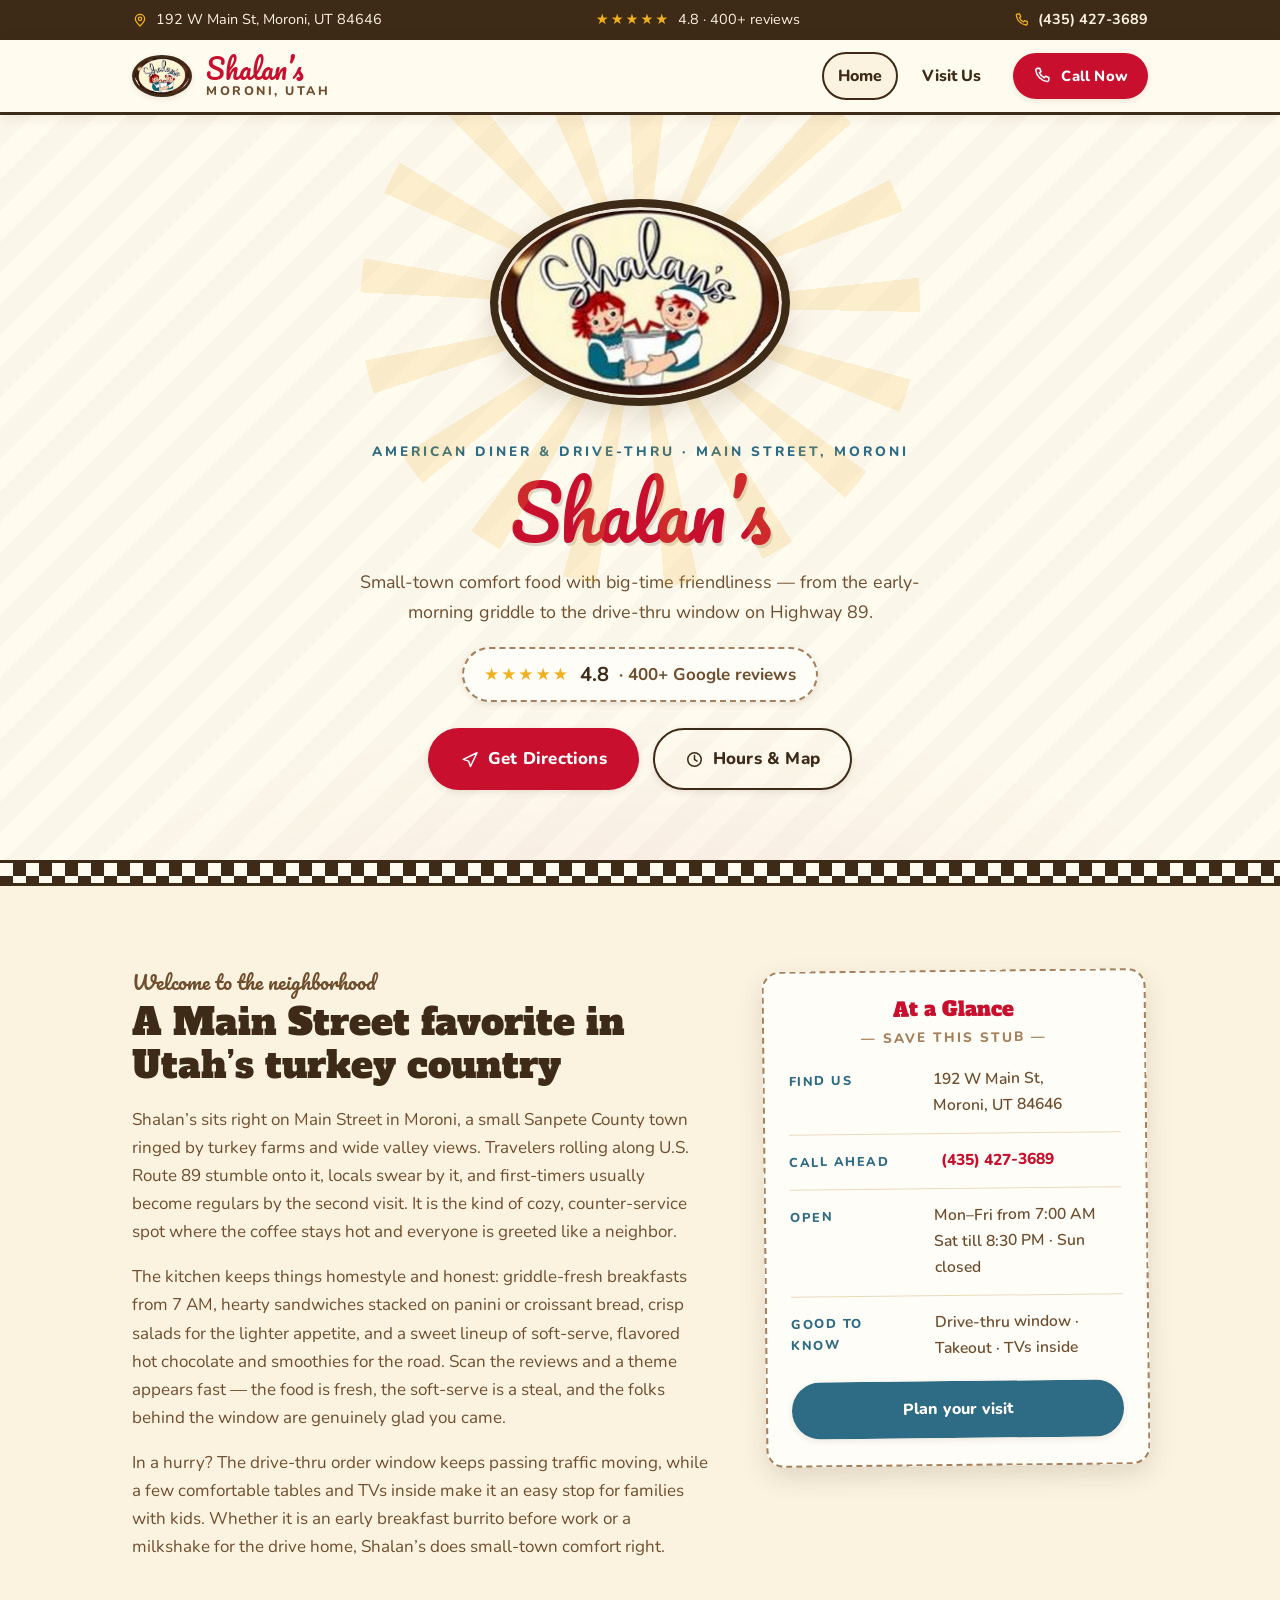
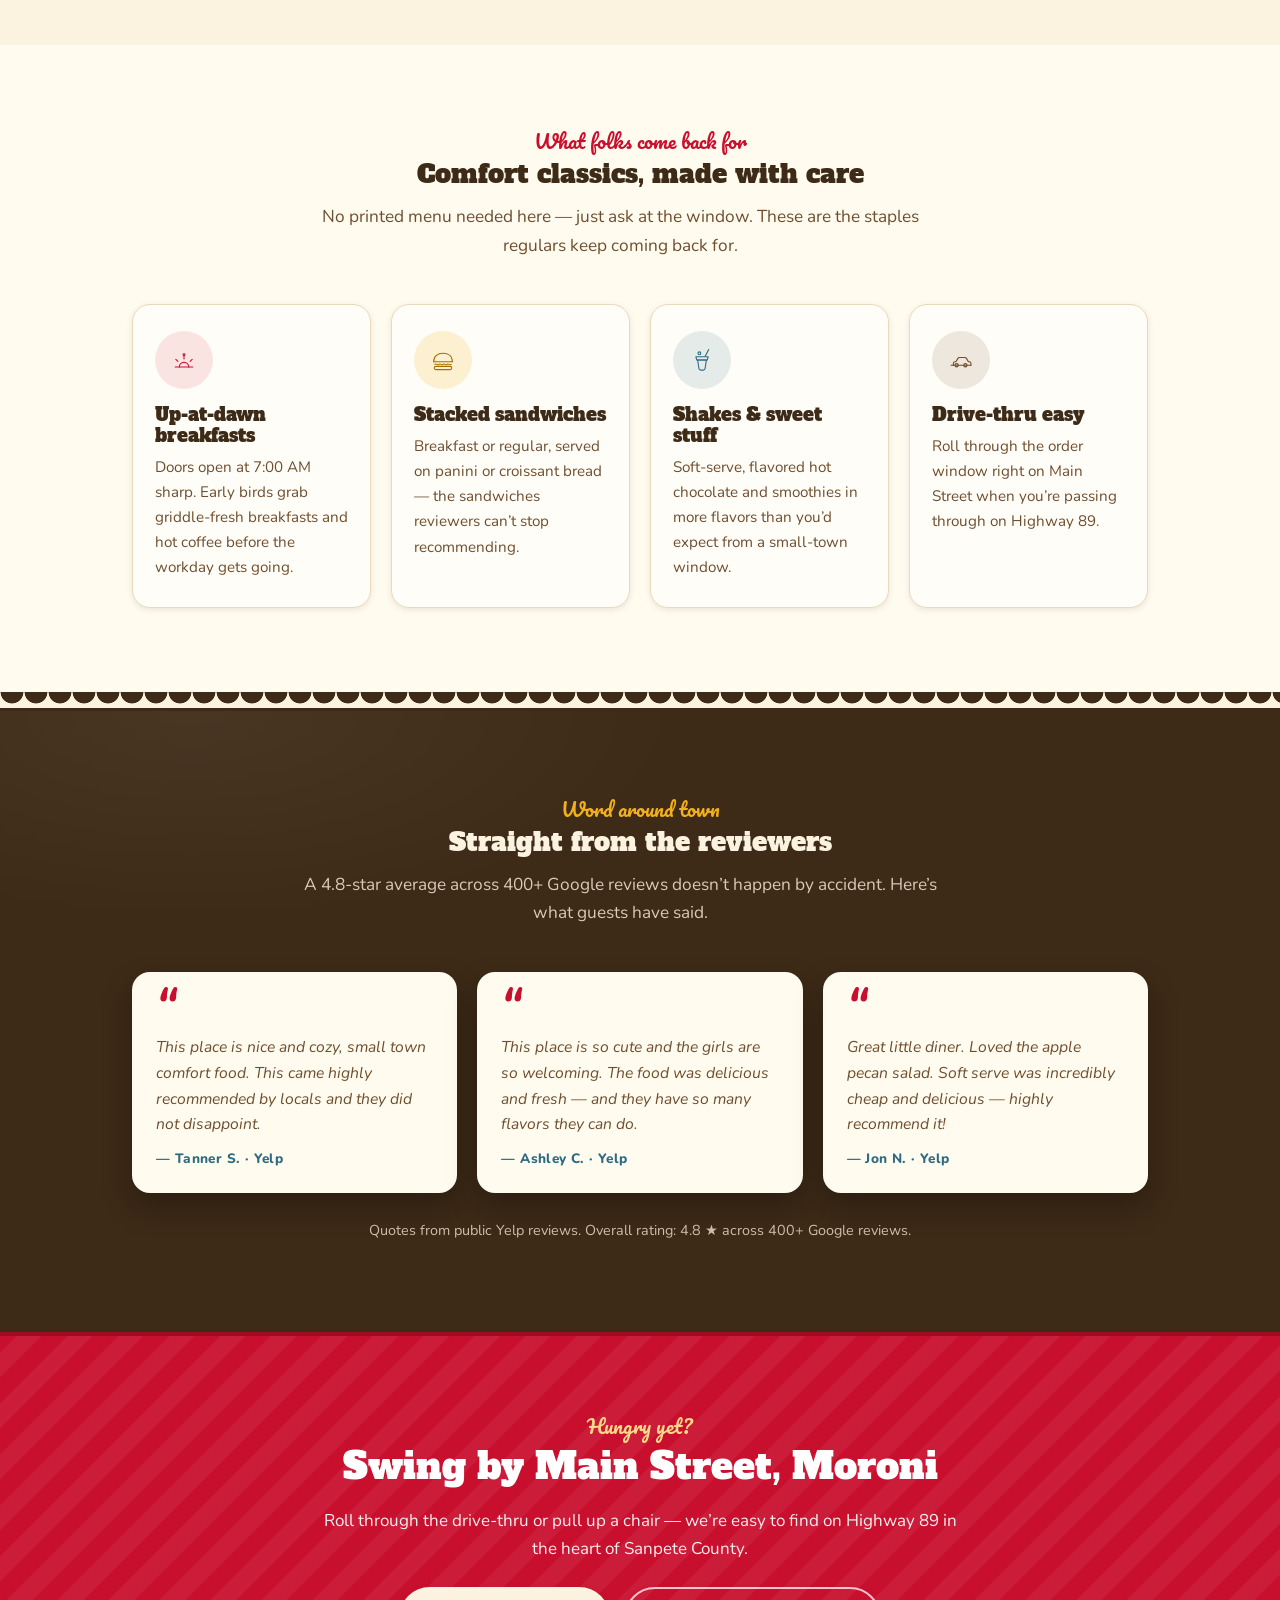
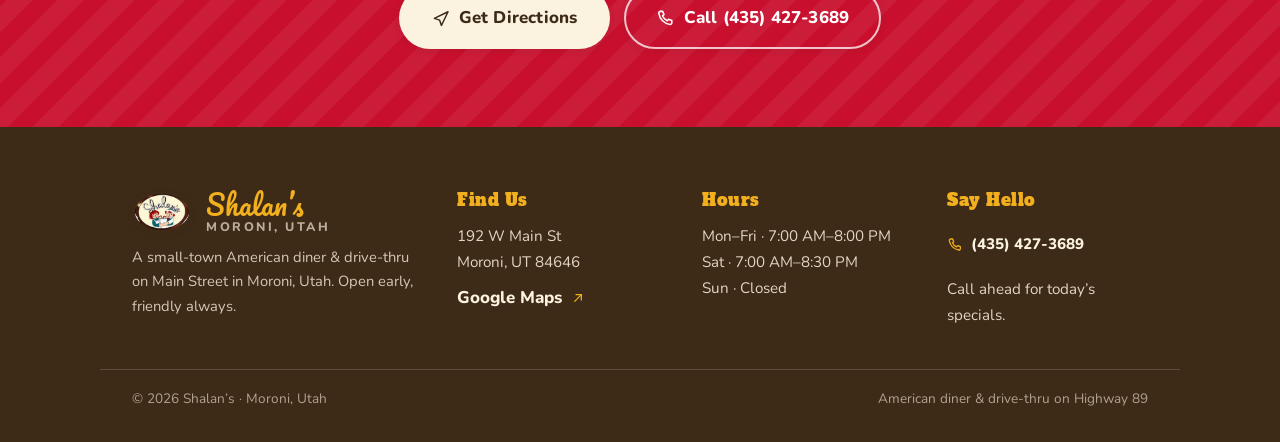
<file: index.html>
<!DOCTYPE html>
<html lang="en">
<head>
  <meta charset="UTF-8">
  <meta name="viewport" content="width=device-width, initial-scale=1.0">
  <title>Shalan's — American Diner &amp; Drive-Thru · Moroni, Utah</title>
  <meta name="description" content="Shalan's is a cozy small-town American diner and drive-thru on Main Street in Moroni, Utah. Breakfast from 7 AM, stacked sandwiches, shakes and soft-serve. Rated 4.8 stars by 400+ reviewers.">
  <link rel="icon" href="data:image/svg+xml,%3Csvg xmlns='http://www.w3.org/2000/svg' viewBox='0 0 64 64'%3E%3Ccircle cx='32' cy='32' r='30' fill='%233D2A17'/%3E%3Ccircle cx='32' cy='32' r='23' fill='%23FBF3E0'/%3E%3Ctext x='32' y='43' font-family='Georgia,serif' font-size='30' font-style='italic' font-weight='bold' text-anchor='middle' fill='%23C8102E'%3ES%3C/text%3E%3C/svg%3E">
  <link rel="preconnect" href="https://fonts.googleapis.com">
  <link rel="preconnect" href="https://fonts.gstatic.com" crossorigin>
  <link href="https://fonts.googleapis.com/css2?family=Alfa+Slab+One&family=Nunito:wght@400;600;700;800&family=Pacifico&display=swap" rel="stylesheet">
  <link rel="stylesheet" href="style.css">
</head>
<body>
  <a class="skip-link" href="#main">Skip to content</a>

  <!-- ===== Top bar ===== -->
  <div class="topbar">
    <div class="wrap topbar-row">
      <p class="topbar-item topbar-addr">
        <svg class="ic" viewBox="0 0 24 24" aria-hidden="true"><path d="M12 21c-4.5-4-7-7.6-7-10.7C5 6.5 8.1 3.5 12 3.5s7 3 7 6.8C19 13.4 16.5 17 12 21z"/><circle cx="12" cy="10.2" r="2.6"/></svg>
        192 W Main St, Moroni, UT 84646
      </p>
      <p class="topbar-item topbar-rate"><span class="stars" aria-hidden="true">&#9733;&#9733;&#9733;&#9733;&#9733;</span> 4.8 &middot; 400+ reviews</p>
      <a class="topbar-item topbar-phone" href="tel:+14354273689">
        <svg class="ic" viewBox="0 0 24 24" aria-hidden="true"><path d="M5.5 3h3l1.6 4.1-2 1.6a12.5 12.5 0 0 0 6.2 6.2l1.6-2L20 14.5v3a2 2 0 0 1-2.2 2A16.6 16.6 0 0 1 3.5 5.2 2 2 0 0 1 5.5 3z"/></svg>
        (435) 427-3689
      </a>
    </div>
  </div>

  <!-- ===== Header ===== -->
  <header class="site-header">
    <div class="wrap header-row">
      <a class="brand" href="index.html">
        <span class="logo-cameo logo-cameo--sm" role="img" aria-label="Shalan's oval sign: two cartoon kids sharing a milkshake"></span>
        <span class="brand-text">
          <span class="brand-name">Shalan&rsquo;s</span>
          <span class="brand-sub">Moroni, Utah</span>
        </span>
      </a>
      <nav class="nav" aria-label="Main navigation">
        <a class="nav-link is-active" href="index.html">Home</a>
        <a class="nav-link" href="visit.html">Visit Us</a>
        <a class="btn btn-red btn-sm nav-call" href="tel:+14354273689">
          <svg class="ic" viewBox="0 0 24 24" aria-hidden="true"><path d="M5.5 3h3l1.6 4.1-2 1.6a12.5 12.5 0 0 0 6.2 6.2l1.6-2L20 14.5v3a2 2 0 0 1-2.2 2A16.6 16.6 0 0 1 3.5 5.2 2 2 0 0 1 5.5 3z"/></svg>
          <span>Call Now</span>
        </a>
      </nav>
    </div>
  </header>

  <main id="main">

    <!-- ===== Hero ===== -->
    <section class="hero">
      <div class="wrap hero-inner">
        <div class="hero-logo-wrap">
          <span class="sunburst" aria-hidden="true"></span>
          <span class="logo-cameo logo-cameo--hero" role="img" aria-label="Shalan's retro oval sign — a red-haired girl and a boy in a paper cap holding a milkshake together"></span>
        </div>
        <p class="hero-kicker">American Diner &amp; Drive-Thru &middot; Main Street, Moroni</p>
        <h1 class="hero-title">Shalan&rsquo;s</h1>
        <p class="hero-tag">Small-town comfort food with big-time friendliness — from the early-morning griddle to the drive-thru window on Highway&nbsp;89.</p>
        <p class="rating-chip" role="img" aria-label="Rated 4.8 out of 5 stars from more than 400 Google reviews">
          <span class="stars" aria-hidden="true">&#9733;&#9733;&#9733;&#9733;&#9733;</span>
          <strong>4.8</strong> <span>· 400+ Google reviews</span>
        </p>
        <div class="cta-row">
          <a class="btn btn-red btn-lg" href="https://maps.app.goo.gl/sLBLdMgFjTkqxjrV8" target="_blank" rel="noopener">
            <svg class="ic" viewBox="0 0 24 24" aria-hidden="true"><path d="M21.5 3.5l-8.3 17.3-2.3-6.7-6.7-2.3z"/></svg>
            Get Directions
          </a>
          <a class="btn btn-outline btn-lg" href="visit.html#hours">
            <svg class="ic" viewBox="0 0 24 24" aria-hidden="true"><circle cx="12" cy="12" r="8.5"/><path d="M12 7v5l3.2 2"/></svg>
            Hours &amp; Map
          </a>
        </div>
      </div>
    </section>

    <div class="checker" aria-hidden="true"></div>

    <!-- ===== About ===== -->
    <section class="section about">
      <div class="wrap about-grid">
        <div class="about-copy">
          <p class="eyebrow">Welcome to the neighborhood</p>
          <h2>A Main Street favorite in Utah&rsquo;s turkey country</h2>
          <p>Shalan&rsquo;s sits right on Main Street in Moroni, a small Sanpete County town ringed by turkey farms and wide valley views. Travelers rolling along U.S. Route 89 stumble onto it, locals swear by it, and first-timers usually become regulars by the second visit. It is the kind of cozy, counter-service spot where the coffee stays hot and everyone is greeted like a neighbor.</p>
          <p>The kitchen keeps things homestyle and honest: griddle-fresh breakfasts from 7&nbsp;AM, hearty sandwiches stacked on panini or croissant bread, crisp salads for the lighter appetite, and a sweet lineup of soft-serve, flavored hot chocolate and smoothies for the road. Scan the reviews and a theme appears fast — the food is fresh, the soft-serve is a steal, and the folks behind the window are genuinely glad you came.</p>
          <p>In a hurry? The drive-thru order window keeps passing traffic moving, while a few comfortable tables and TVs inside make it an easy stop for families with kids. Whether it is an early breakfast burrito before work or a milkshake for the drive home, Shalan&rsquo;s does small-town comfort right.</p>
        </div>
        <aside class="ticket" aria-label="Shalan's at a glance">
          <h3 class="ticket-title">At a Glance</h3>
          <p class="ticket-sub">&mdash; save this stub &mdash;</p>
          <dl class="ticket-list">
            <div>
              <dt>Find us</dt>
              <dd>192 W Main St,<br>Moroni, UT 84646</dd>
            </div>
            <div>
              <dt>Call ahead</dt>
              <dd><a href="tel:+14354273689">(435) 427-3689</a></dd>
            </div>
            <div>
              <dt>Open</dt>
              <dd>Mon&ndash;Fri from 7:00 AM<br>Sat till 8:30 PM &middot; Sun closed</dd>
            </div>
            <div>
              <dt>Good to know</dt>
              <dd>Drive-thru window &middot; Takeout &middot; TVs inside</dd>
            </div>
          </dl>
          <a class="btn btn-teal btn-block" href="visit.html">Plan your visit</a>
        </aside>
      </div>
    </section>

    <!-- ===== Feature cards ===== -->
    <section class="section features">
      <div class="wrap">
        <div class="section-head">
          <p class="eyebrow">What folks come back for</p>
          <h2>Comfort classics, made with care</h2>
          <p class="lede">No printed menu needed here — just ask at the window. These are the staples regulars keep coming back for.</p>
        </div>
        <div class="cards-grid">

          <article class="card">
            <span class="card-icon card-icon--red">
              <svg class="ic" viewBox="0 0 48 48" aria-hidden="true">
                <path d="M9 36h30"/>
                <path d="M16 36a8 8 0 0 1 16 0"/>
                <path d="M24 22v-5"/>
                <path d="M13.5 26.5L10 23"/>
                <path d="M34.5 26.5L38 23"/>
                <circle cx="24" cy="15" r="1.6"/>
              </svg>
            </span>
            <h3>Up-at-dawn breakfasts</h3>
            <p>Doors open at 7:00&nbsp;AM sharp. Early birds grab griddle-fresh breakfasts and hot coffee before the workday gets going.</p>
          </article>

          <article class="card">
            <span class="card-icon card-icon--gold">
              <svg class="ic" viewBox="0 0 48 48" aria-hidden="true">
                <path d="M8 27c0-9.5 7-14.5 16-14.5S40 17.5 40 27"/>
                <path d="M8 27h32"/>
                <path d="M10 31.5c2.3-2.6 4.7 2.6 7 0s4.7 2.6 7 0 4.7 2.6 7 0 4.7 2.6 7 0"/>
                <rect x="9" y="35" width="30" height="5.5" rx="2.7"/>
              </svg>
            </span>
            <h3>Stacked sandwiches</h3>
            <p>Breakfast or regular, served on panini or croissant bread — the sandwiches reviewers can&rsquo;t stop recommending.</p>
          </article>

          <article class="card">
            <span class="card-icon card-icon--teal">
              <svg class="ic" viewBox="0 0 48 48" aria-hidden="true">
                <path d="M13.5 18.5h21L33 24H15z"/>
                <path d="M16.5 24h15l-2.2 14.6a3.2 3.2 0 0 1-3.2 2.7h-4.2a3.2 3.2 0 0 1-3.2-2.7z"/>
                <path d="M29.5 17.5L35.5 6"/>
                <circle cx="19.5" cy="12.5" r="2.4"/>
              </svg>
            </span>
            <h3>Shakes &amp; sweet stuff</h3>
            <p>Soft-serve, flavored hot chocolate and smoothies in more flavors than you&rsquo;d expect from a small-town window.</p>
          </article>

          <article class="card">
            <span class="card-icon card-icon--brown">
              <svg class="ic" viewBox="0 0 48 48" aria-hidden="true">
                <path d="M7 33h34"/>
                <path d="M11 33v-3.5a2.5 2.5 0 0 1 2.5-2.5h1.8l3.4-5.8a3 3 0 0 1 2.6-1.5h9.4a3 3 0 0 1 2.6 1.5l3.4 5.8h1.8a2.5 2.5 0 0 1 2.5 2.5V33"/>
                <circle cx="16.5" cy="33" r="2.8"/>
                <circle cx="31.5" cy="33" r="2.8"/>
              </svg>
            </span>
            <h3>Drive-thru easy</h3>
            <p>Roll through the order window right on Main Street when you&rsquo;re passing through on Highway&nbsp;89.</p>
          </article>

        </div>
      </div>
    </section>

    <div class="scallop" aria-hidden="true"></div>

    <!-- ===== Reviews ===== -->
    <section class="reviews">
      <div class="wrap">
        <div class="section-head">
          <p class="eyebrow light">Word around town</p>
          <h2 class="light">Straight from the reviewers</h2>
          <p class="lede light">A 4.8-star average across 400+ Google reviews doesn&rsquo;t happen by accident. Here&rsquo;s what guests have said.</p>
        </div>
        <div class="quote-grid">
          <figure class="quote-card">
            <span class="quote-mark" aria-hidden="true">&ldquo;</span>
            <blockquote class="quote-text">This place is nice and cozy, small town comfort food. This came highly recommended by locals and they did not disappoint.</blockquote>
            <figcaption class="quote-src">&mdash; Tanner S. &middot; Yelp</figcaption>
          </figure>
          <figure class="quote-card">
            <span class="quote-mark" aria-hidden="true">&ldquo;</span>
            <blockquote class="quote-text">This place is so cute and the girls are so welcoming. The food was delicious and fresh &mdash; and they have so many flavors they can do.</blockquote>
            <figcaption class="quote-src">&mdash; Ashley C. &middot; Yelp</figcaption>
          </figure>
          <figure class="quote-card">
            <span class="quote-mark" aria-hidden="true">&ldquo;</span>
            <blockquote class="quote-text">Great little diner. Loved the apple pecan salad. Soft serve was incredibly cheap and delicious &mdash; highly recommend it!</blockquote>
            <figcaption class="quote-src">&mdash; Jon N. &middot; Yelp</figcaption>
          </figure>
        </div>
        <p class="reviews-note">Quotes from public Yelp reviews. Overall rating: 4.8 &#9733; across 400+ Google reviews.</p>
      </div>
    </section>

    <!-- ===== Visit teaser ===== -->
    <section class="visit-teaser">
      <div class="wrap">
        <p class="eyebrow">Hungry yet?</p>
        <h2>Swing by Main Street, Moroni</h2>
        <p>Roll through the drive-thru or pull up a chair — we&rsquo;re easy to find on Highway&nbsp;89 in the heart of Sanpete County.</p>
        <div class="cta-row">
          <a class="btn btn-cream btn-lg" href="https://maps.app.goo.gl/sLBLdMgFjTkqxjrV8" target="_blank" rel="noopener">
            <svg class="ic" viewBox="0 0 24 24" aria-hidden="true"><path d="M21.5 3.5l-8.3 17.3-2.3-6.7-6.7-2.3z"/></svg>
            Get Directions
          </a>
          <a class="btn btn-ghost btn-lg" href="tel:+14354273689">
            <svg class="ic" viewBox="0 0 24 24" aria-hidden="true"><path d="M5.5 3h3l1.6 4.1-2 1.6a12.5 12.5 0 0 0 6.2 6.2l1.6-2L20 14.5v3a2 2 0 0 1-2.2 2A16.6 16.6 0 0 1 3.5 5.2 2 2 0 0 1 5.5 3z"/></svg>
            Call (435) 427-3689
          </a>
        </div>
      </div>
    </section>

  </main>

  <!-- ===== Footer ===== -->
  <footer class="footer">
    <div class="wrap footer-grid">
      <div class="footer-brand">
        <a class="brand" href="index.html">
          <span class="logo-cameo logo-cameo--sm" role="img" aria-label="Shalan's logo"></span>
          <span class="brand-text">
            <span class="brand-name">Shalan&rsquo;s</span>
            <span class="brand-sub">Moroni, Utah</span>
          </span>
        </a>
        <p class="footer-blurb">A small-town American diner &amp; drive-thru on Main Street in Moroni, Utah. Open early, friendly always.</p>
      </div>
      <div class="footer-col">
        <h3 class="footer-h">Find Us</h3>
        <address>192 W Main St<br>Moroni, UT 84646</address>
        <a class="footer-link" href="https://maps.app.goo.gl/sLBLdMgFjTkqxjrV8" target="_blank" rel="noopener">
          Google Maps
          <svg class="ic" viewBox="0 0 24 24" aria-hidden="true"><path d="M7 17L17 7"/><path d="M9 7h8v8"/></svg>
        </a>
      </div>
      <div class="footer-col">
        <h3 class="footer-h">Hours</h3>
        <p>Mon&ndash;Fri &middot; 7:00 AM&ndash;8:00 PM<br>Sat &middot; 7:00 AM&ndash;8:30 PM<br>Sun &middot; Closed</p>
      </div>
      <div class="footer-col">
        <h3 class="footer-h">Say Hello</h3>
        <p><a class="footer-link" href="tel:+14354273689">
          <svg class="ic" viewBox="0 0 24 24" aria-hidden="true"><path d="M5.5 3h3l1.6 4.1-2 1.6a12.5 12.5 0 0 0 6.2 6.2l1.6-2L20 14.5v3a2 2 0 0 1-2.2 2A16.6 16.6 0 0 1 3.5 5.2 2 2 0 0 1 5.5 3z"/></svg>
          (435) 427-3689
        </a></p>
        <p>Call ahead for today&rsquo;s specials.</p>
      </div>
    </div>
    <div class="wrap footer-bottom">
      <p>&copy; 2026 Shalan&rsquo;s &middot; Moroni, Utah</p>
      <p>American diner &amp; drive-thru on Highway 89</p>
    </div>
  </footer>
</body>
</html>
</file>
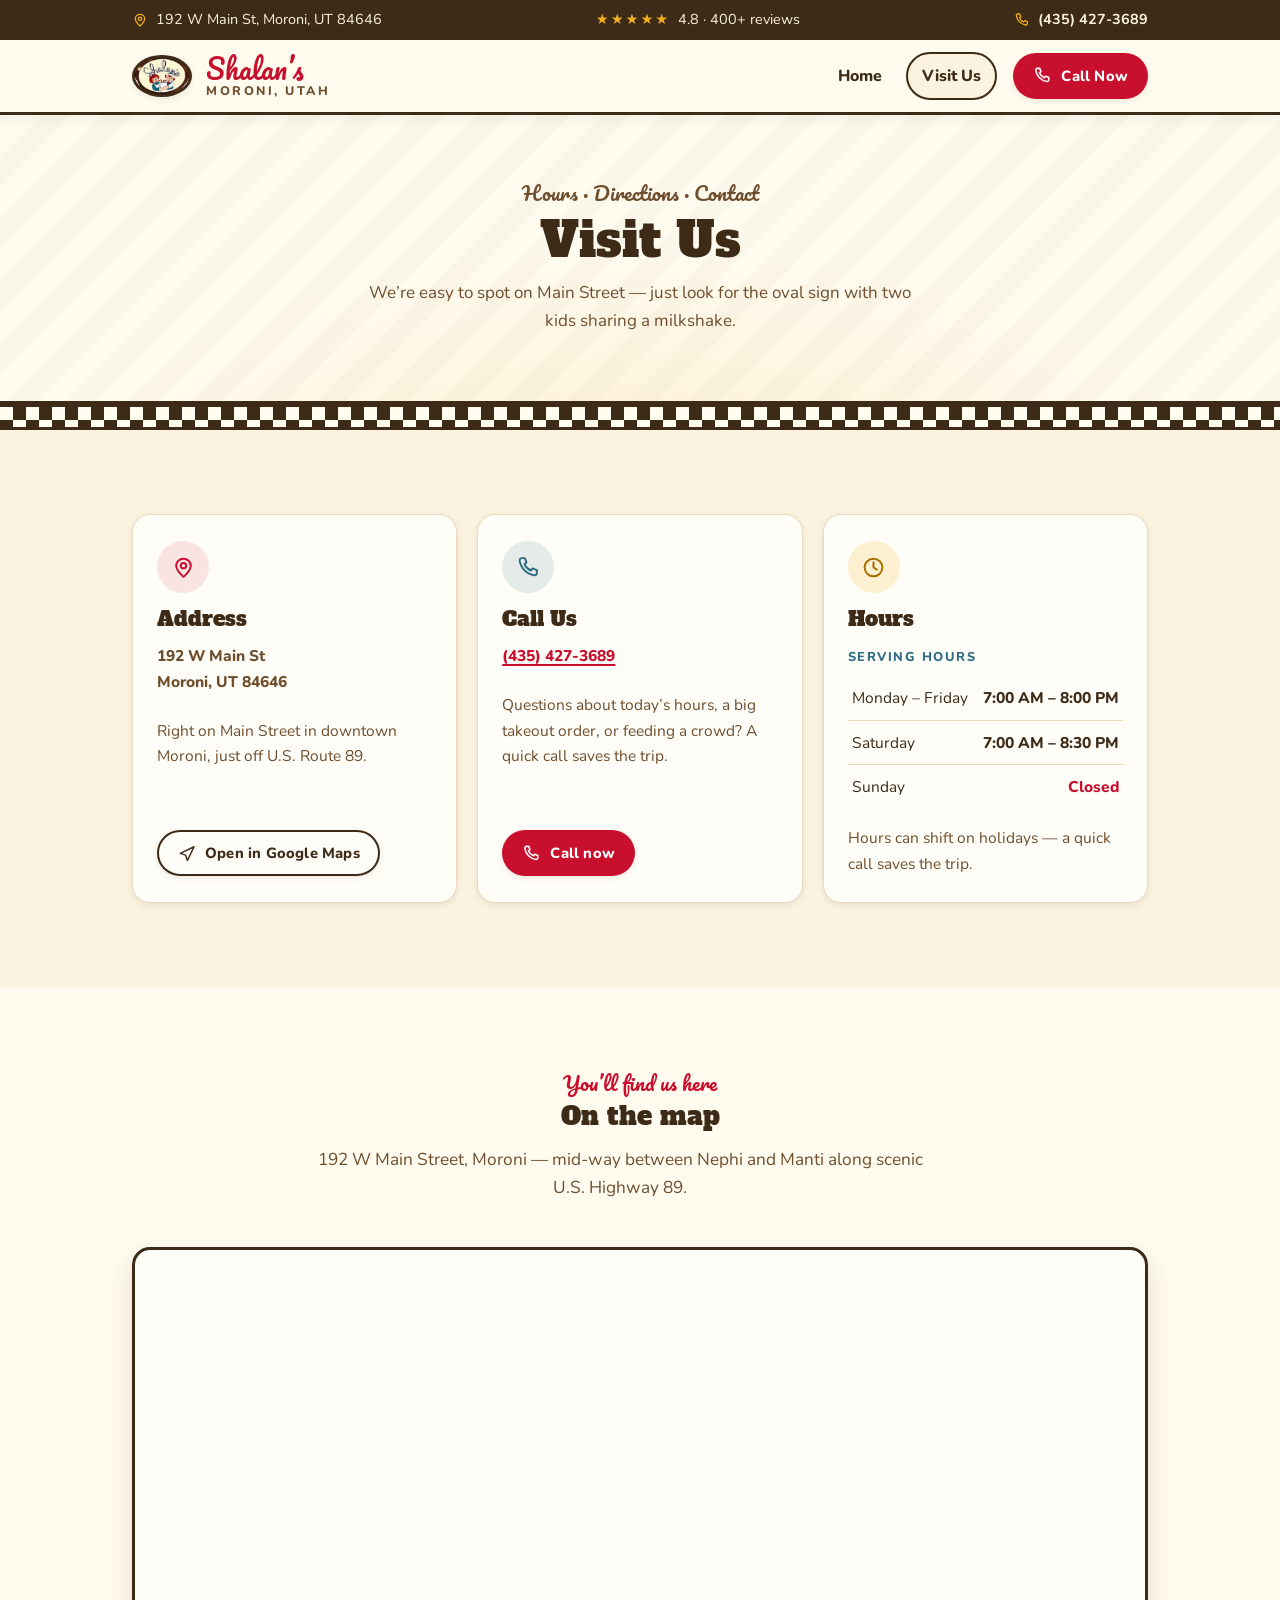
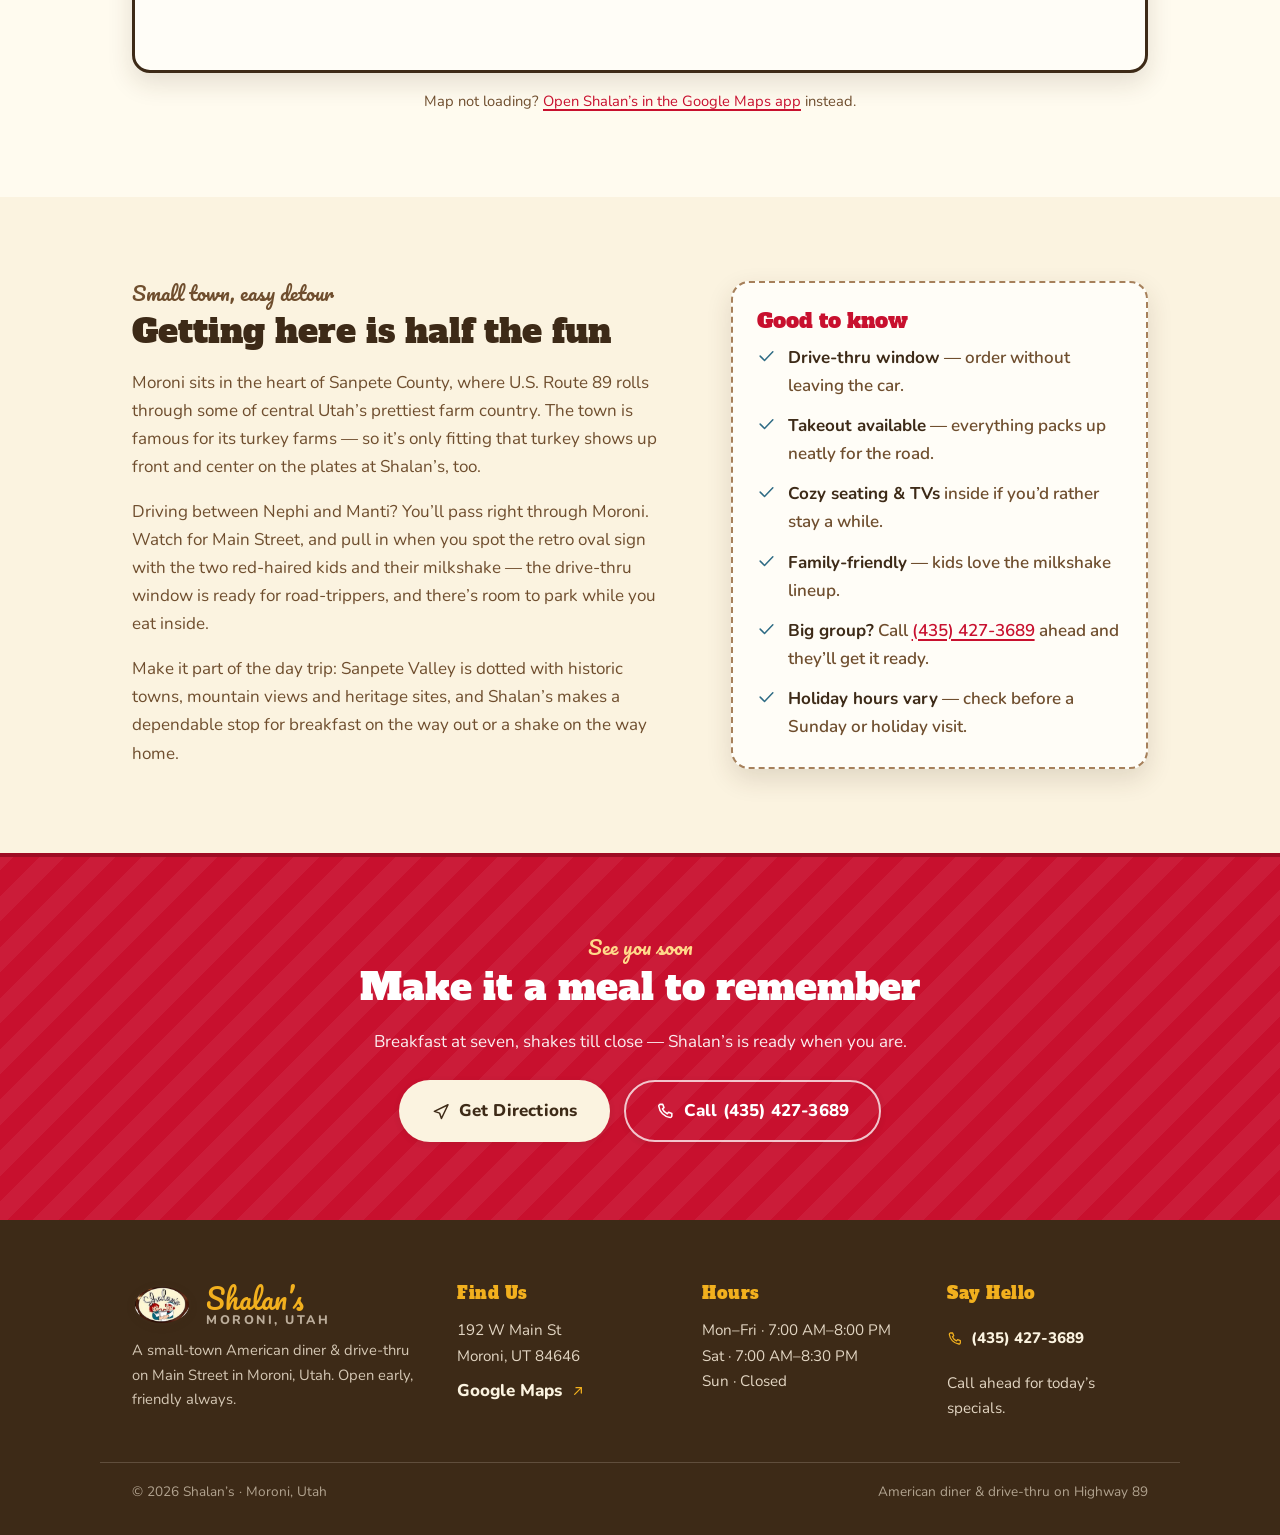
<file: visit.html>
<!DOCTYPE html>
<html lang="en">
<head>
  <meta charset="UTF-8">
  <meta name="viewport" content="width=device-width, initial-scale=1.0">
  <title>Visit Shalan's — Hours, Directions &amp; Contact · Moroni, Utah</title>
  <meta name="description" content="Plan your visit to Shalan's at 192 W Main St, Moroni, UT 84646. Hours: Mon–Fri 7 AM–8 PM, Sat 7 AM–8:30 PM, Sun closed. Call (435) 427-3689 or get directions.">
  <link rel="icon" href="data:image/svg+xml,%3Csvg xmlns='http://www.w3.org/2000/svg' viewBox='0 0 64 64'%3E%3Ccircle cx='32' cy='32' r='30' fill='%233D2A17'/%3E%3Ccircle cx='32' cy='32' r='23' fill='%23FBF3E0'/%3E%3Ctext x='32' y='43' font-family='Georgia,serif' font-size='30' font-style='italic' font-weight='bold' text-anchor='middle' fill='%23C8102E'%3ES%3C/text%3E%3C/svg%3E">
  <link rel="preconnect" href="https://fonts.googleapis.com">
  <link rel="preconnect" href="https://fonts.gstatic.com" crossorigin>
  <link href="https://fonts.googleapis.com/css2?family=Alfa+Slab+One&family=Nunito:wght@400;600;700;800&family=Pacifico&display=swap" rel="stylesheet">
  <link rel="stylesheet" href="style.css">
</head>
<body>
  <a class="skip-link" href="#main">Skip to content</a>

  <!-- ===== Top bar ===== -->
  <div class="topbar">
    <div class="wrap topbar-row">
      <p class="topbar-item topbar-addr">
        <svg class="ic" viewBox="0 0 24 24" aria-hidden="true"><path d="M12 21c-4.5-4-7-7.6-7-10.7C5 6.5 8.1 3.5 12 3.5s7 3 7 6.8C19 13.4 16.5 17 12 21z"/><circle cx="12" cy="10.2" r="2.6"/></svg>
        192 W Main St, Moroni, UT 84646
      </p>
      <p class="topbar-item topbar-rate"><span class="stars" aria-hidden="true">&#9733;&#9733;&#9733;&#9733;&#9733;</span> 4.8 &middot; 400+ reviews</p>
      <a class="topbar-item topbar-phone" href="tel:+14354273689">
        <svg class="ic" viewBox="0 0 24 24" aria-hidden="true"><path d="M5.5 3h3l1.6 4.1-2 1.6a12.5 12.5 0 0 0 6.2 6.2l1.6-2L20 14.5v3a2 2 0 0 1-2.2 2A16.6 16.6 0 0 1 3.5 5.2 2 2 0 0 1 5.5 3z"/></svg>
        (435) 427-3689
      </a>
    </div>
  </div>

  <!-- ===== Header ===== -->
  <header class="site-header">
    <div class="wrap header-row">
      <a class="brand" href="index.html">
        <span class="logo-cameo logo-cameo--sm" role="img" aria-label="Shalan's oval sign: two cartoon kids sharing a milkshake"></span>
        <span class="brand-text">
          <span class="brand-name">Shalan&rsquo;s</span>
          <span class="brand-sub">Moroni, Utah</span>
        </span>
      </a>
      <nav class="nav" aria-label="Main navigation">
        <a class="nav-link" href="index.html">Home</a>
        <a class="nav-link is-active" href="visit.html">Visit Us</a>
        <a class="btn btn-red btn-sm nav-call" href="tel:+14354273689">
          <svg class="ic" viewBox="0 0 24 24" aria-hidden="true"><path d="M5.5 3h3l1.6 4.1-2 1.6a12.5 12.5 0 0 0 6.2 6.2l1.6-2L20 14.5v3a2 2 0 0 1-2.2 2A16.6 16.6 0 0 1 3.5 5.2 2 2 0 0 1 5.5 3z"/></svg>
          <span>Call Now</span>
        </a>
      </nav>
    </div>
  </header>

  <main id="main">

    <!-- ===== Page hero ===== -->
    <section class="page-hero">
      <div class="wrap">
        <p class="eyebrow">Hours &middot; Directions &middot; Contact</p>
        <h1>Visit Us</h1>
        <p>We&rsquo;re easy to spot on Main Street — just look for the oval sign with two kids sharing a milkshake.</p>
      </div>
    </section>

    <div class="checker" aria-hidden="true"></div>

    <!-- ===== Info cards ===== -->
    <section class="section info">
      <div class="wrap info-grid">

        <div class="info-card">
          <span class="info-icon info-icon--red">
            <svg class="ic" viewBox="0 0 24 24" aria-hidden="true"><path d="M12 21c-4.5-4-7-7.6-7-10.7C5 6.5 8.1 3.5 12 3.5s7 3 7 6.8C19 13.4 16.5 17 12 21z"/><circle cx="12" cy="10.2" r="2.6"/></svg>
          </span>
          <h2>Address</h2>
          <p class="info-address">192 W Main St<br>Moroni, UT 84646</p>
          <p>Right on Main Street in downtown Moroni, just off U.S. Route&nbsp;89.</p>
          <a class="btn btn-outline btn-sm" href="https://maps.app.goo.gl/sLBLdMgFjTkqxjrV8" target="_blank" rel="noopener">
            <svg class="ic" viewBox="0 0 24 24" aria-hidden="true"><path d="M21.5 3.5l-8.3 17.3-2.3-6.7-6.7-2.3z"/></svg>
            Open in Google Maps
          </a>
        </div>

        <div class="info-card">
          <span class="info-icon info-icon--teal">
            <svg class="ic" viewBox="0 0 24 24" aria-hidden="true"><path d="M5.5 3h3l1.6 4.1-2 1.6a12.5 12.5 0 0 0 6.2 6.2l1.6-2L20 14.5v3a2 2 0 0 1-2.2 2A16.6 16.6 0 0 1 3.5 5.2 2 2 0 0 1 5.5 3z"/></svg>
          </span>
          <h2>Call Us</h2>
          <p class="info-address"><a href="tel:+14354273689">(435) 427-3689</a></p>
          <p>Questions about today&rsquo;s hours, a big takeout order, or feeding a crowd? A quick call saves the trip.</p>
          <a class="btn btn-red btn-sm" href="tel:+14354273689">
            <svg class="ic" viewBox="0 0 24 24" aria-hidden="true"><path d="M5.5 3h3l1.6 4.1-2 1.6a12.5 12.5 0 0 0 6.2 6.2l1.6-2L20 14.5v3a2 2 0 0 1-2.2 2A16.6 16.6 0 0 1 3.5 5.2 2 2 0 0 1 5.5 3z"/></svg>
            Call now
          </a>
        </div>

        <div class="info-card" id="hours">
          <span class="info-icon info-icon--gold">
            <svg class="ic" viewBox="0 0 24 24" aria-hidden="true"><circle cx="12" cy="12" r="8.5"/><path d="M12 7v5l3.2 2"/></svg>
          </span>
          <h2>Hours</h2>
          <table class="hours-table">
            <caption>Serving hours</caption>
            <tr><td>Monday &ndash; Friday</td><td>7:00 AM &ndash; 8:00 PM</td></tr>
            <tr><td>Saturday</td><td>7:00 AM &ndash; 8:30 PM</td></tr>
            <tr class="closed"><td>Sunday</td><td>Closed</td></tr>
          </table>
          <p class="info-note">Hours can shift on holidays — a quick call saves the trip.</p>
        </div>

      </div>
    </section>

    <!-- ===== Map ===== -->
    <section class="section map-section">
      <div class="wrap">
        <div class="section-head">
          <p class="eyebrow">You&rsquo;ll find us here</p>
          <h2>On the map</h2>
          <p class="lede">192 W Main Street, Moroni — mid-way between Nephi and Manti along scenic U.S. Highway&nbsp;89.</p>
        </div>
        <div class="map-wrap">
          <iframe
            class="map-frame"
            src="https://www.google.com/maps?q=Shalan%27s%2C%20192%20W%20Main%20St%2C%20Moroni%2C%20UT%2084646&amp;output=embed"
            title="Google Map showing Shalan's at 192 W Main St, Moroni, Utah"
            loading="lazy"
            allowfullscreen
            referrerpolicy="no-referrer-when-downgrade"></iframe>
        </div>
        <p class="map-note">
          Map not loading? <a href="https://maps.app.goo.gl/sLBLdMgFjTkqxjrV8" target="_blank" rel="noopener">Open Shalan&rsquo;s in the Google Maps app</a> instead.
        </p>
      </div>
    </section>

    <!-- ===== Getting here / good to know ===== -->
    <section class="section finding">
      <div class="wrap finding-grid">
        <div class="finding-copy">
          <p class="eyebrow">Small town, easy detour</p>
          <h2>Getting here is half the fun</h2>
          <p>Moroni sits in the heart of Sanpete County, where U.S. Route&nbsp;89 rolls through some of central Utah&rsquo;s prettiest farm country. The town is famous for its turkey farms — so it&rsquo;s only fitting that turkey shows up front and center on the plates at Shalan&rsquo;s, too.</p>
          <p>Driving between Nephi and Manti? You&rsquo;ll pass right through Moroni. Watch for Main Street, and pull in when you spot the retro oval sign with the two red-haired kids and their milkshake — the drive-thru window is ready for road-trippers, and there&rsquo;s room to park while you eat inside.</p>
          <p>Make it part of the day trip: Sanpete Valley is dotted with historic towns, mountain views and heritage sites, and Shalan&rsquo;s makes a dependable stop for breakfast on the way out or a shake on the way home.</p>
        </div>
        <aside class="know-card" aria-label="Good to know before you visit">
          <h2>Good to know</h2>
          <ul class="know-list">
            <li>
              <svg class="ic" viewBox="0 0 24 24" aria-hidden="true"><path d="M20 6L9.5 17 4 11.5"/></svg>
              <span><strong>Drive-thru window</strong> — order without leaving the car.</span>
            </li>
            <li>
              <svg class="ic" viewBox="0 0 24 24" aria-hidden="true"><path d="M20 6L9.5 17 4 11.5"/></svg>
              <span><strong>Takeout available</strong> — everything packs up neatly for the road.</span>
            </li>
            <li>
              <svg class="ic" viewBox="0 0 24 24" aria-hidden="true"><path d="M20 6L9.5 17 4 11.5"/></svg>
              <span><strong>Cozy seating &amp; TVs</strong> inside if you&rsquo;d rather stay a while.</span>
            </li>
            <li>
              <svg class="ic" viewBox="0 0 24 24" aria-hidden="true"><path d="M20 6L9.5 17 4 11.5"/></svg>
              <span><strong>Family-friendly</strong> — kids love the milkshake lineup.</span>
            </li>
            <li>
              <svg class="ic" viewBox="0 0 24 24" aria-hidden="true"><path d="M20 6L9.5 17 4 11.5"/></svg>
              <span><strong>Big group?</strong> Call <a href="tel:+14354273689">(435) 427-3689</a> ahead and they&rsquo;ll get it ready.</span>
            </li>
            <li>
              <svg class="ic" viewBox="0 0 24 24" aria-hidden="true"><path d="M20 6L9.5 17 4 11.5"/></svg>
              <span><strong>Holiday hours vary</strong> — check before a Sunday or holiday visit.</span>
            </li>
          </ul>
        </aside>
      </div>
    </section>

    <!-- ===== CTA ===== -->
    <section class="visit-teaser">
      <div class="wrap">
        <p class="eyebrow">See you soon</p>
        <h2>Make it a meal to remember</h2>
        <p>Breakfast at seven, shakes till close — Shalan&rsquo;s is ready when you are.</p>
        <div class="cta-row">
          <a class="btn btn-cream btn-lg" href="https://maps.app.goo.gl/sLBLdMgFjTkqxjrV8" target="_blank" rel="noopener">
            <svg class="ic" viewBox="0 0 24 24" aria-hidden="true"><path d="M21.5 3.5l-8.3 17.3-2.3-6.7-6.7-2.3z"/></svg>
            Get Directions
          </a>
          <a class="btn btn-ghost btn-lg" href="tel:+14354273689">
            <svg class="ic" viewBox="0 0 24 24" aria-hidden="true"><path d="M5.5 3h3l1.6 4.1-2 1.6a12.5 12.5 0 0 0 6.2 6.2l1.6-2L20 14.5v3a2 2 0 0 1-2.2 2A16.6 16.6 0 0 1 3.5 5.2 2 2 0 0 1 5.5 3z"/></svg>
            Call (435) 427-3689
          </a>
        </div>
      </div>
    </section>

  </main>

  <!-- ===== Footer ===== -->
  <footer class="footer">
    <div class="wrap footer-grid">
      <div class="footer-brand">
        <a class="brand" href="index.html">
          <span class="logo-cameo logo-cameo--sm" role="img" aria-label="Shalan's logo"></span>
          <span class="brand-text">
            <span class="brand-name">Shalan&rsquo;s</span>
            <span class="brand-sub">Moroni, Utah</span>
          </span>
        </a>
        <p class="footer-blurb">A small-town American diner &amp; drive-thru on Main Street in Moroni, Utah. Open early, friendly always.</p>
      </div>
      <div class="footer-col">
        <h3 class="footer-h">Find Us</h3>
        <address>192 W Main St<br>Moroni, UT 84646</address>
        <a class="footer-link" href="https://maps.app.goo.gl/sLBLdMgFjTkqxjrV8" target="_blank" rel="noopener">
          Google Maps
          <svg class="ic" viewBox="0 0 24 24" aria-hidden="true"><path d="M7 17L17 7"/><path d="M9 7h8v8"/></svg>
        </a>
      </div>
      <div class="footer-col">
        <h3 class="footer-h">Hours</h3>
        <p>Mon&ndash;Fri &middot; 7:00 AM&ndash;8:00 PM<br>Sat &middot; 7:00 AM&ndash;8:30 PM<br>Sun &middot; Closed</p>
      </div>
      <div class="footer-col">
        <h3 class="footer-h">Say Hello</h3>
        <p><a class="footer-link" href="tel:+14354273689">
          <svg class="ic" viewBox="0 0 24 24" aria-hidden="true"><path d="M5.5 3h3l1.6 4.1-2 1.6a12.5 12.5 0 0 0 6.2 6.2l1.6-2L20 14.5v3a2 2 0 0 1-2.2 2A16.6 16.6 0 0 1 3.5 5.2 2 2 0 0 1 5.5 3z"/></svg>
          (435) 427-3689
        </a></p>
        <p>Call ahead for today&rsquo;s specials.</p>
      </div>
    </div>
    <div class="wrap footer-bottom">
      <p>&copy; 2026 Shalan&rsquo;s &middot; Moroni, Utah</p>
      <p>American diner &amp; drive-thru on Highway 89</p>
    </div>
  </footer>
</body>
</html>
</file>
<file: style.css>
/* ============================================================
   SHALAN'S — American Diner & Drive-Thru · Moroni, Utah
   Shared stylesheet for index.html and visit.html
   Pure HTML + CSS — the logo is embedded below as base64,
   so no separate image files are needed.
   ============================================================ */

/* ---------- Design tokens ---------- */
:root{
  --cream:     #FBF3E0;
  --cream-2:   #FFFBEF;
  --paper:     #FFFDF7;
  --brown:     #3D2A17;
  --brown-2:   #6F4E2E;
  --brown-3:   #A6805B;
  --red:       #C8102E;
  --red-dark:  #9E0C24;
  --teal:      #2E6B84;
  --gold:      #F2B01E;
  --line:      #E9DABC;
  --shadow-sm: 0 2px 6px rgba(61,42,23,.10);
  --shadow-md: 0 10px 26px rgba(61,42,23,.14);
  --radius:    18px;
  --wrap:      1080px;
}

/* ---------- Reset / base ---------- */
*,*::before,*::after{box-sizing:border-box}
html{scroll-behavior:smooth}
body{
  margin:0;
  font-family:'Nunito','Segoe UI',system-ui,-apple-system,sans-serif;
  font-size:17px;
  line-height:1.65;
  color:var(--brown);
  background:
    radial-gradient(1100px 480px at 50% -180px, rgba(242,176,30,.10), transparent 70%),
    var(--cream);
}
h1,h2,h3{
  font-family:'Alfa Slab One','Rockwell',Georgia,serif;
  font-weight:400;
  line-height:1.15;
  color:var(--brown);
  margin:0 0 .55em;
}
p{margin:0 0 1em}
p:last-child{margin-bottom:0}
a{color:var(--red);text-decoration-thickness:1.5px;text-underline-offset:3px}
a:hover{color:var(--red-dark)}
ul,dl,figure,blockquote,address{margin:0;padding:0}
address{font-style:normal}
:focus-visible{outline:3px dashed var(--red);outline-offset:3px;border-radius:4px}

.wrap{max-width:var(--wrap);margin-inline:auto;padding-inline:clamp(18px,4vw,32px)}
.center{text-align:center}
.light{color:var(--cream)}
.lede{font-size:1.08rem;color:var(--brown-2);max-width:640px}
.lede.center{margin-inline:auto}

.skip-link{
  position:absolute;left:-999px;top:8px;z-index:100;
  background:var(--brown);color:var(--cream);
  padding:10px 16px;border-radius:10px;font-weight:700;
}
.skip-link:focus{left:8px;color:var(--cream)}

/* ---------- Type accents ---------- */
.eyebrow{
  font-family:'Pacifico',cursive;
  color:var(--red);
  font-size:1.25rem;
  line-height:1.2;
  margin:0 0 .35em;
}
.eyebrow.light{color:var(--gold)}
.stars{color:var(--gold);letter-spacing:2px}

/* ---------- Buttons ---------- */
.btn{
  display:inline-flex;align-items:center;justify-content:center;gap:9px;
  font-family:'Nunito',sans-serif;font-weight:800;font-size:1rem;
  letter-spacing:.2px;text-decoration:none;cursor:pointer;
  padding:13px 24px;border-radius:999px;border:2.5px solid transparent;
  transition:transform .15s ease,box-shadow .15s ease,background .15s ease;
  box-shadow:var(--shadow-sm);
}
.btn:hover{transform:translateY(-2px);box-shadow:var(--shadow-md)}
.btn:active{transform:translateY(0)}
.btn-red{background:var(--red);color:#fff}
.btn-red:hover{background:var(--red-dark);color:#fff}
.btn-outline{background:transparent;color:var(--brown);border-color:var(--brown)}
.btn-outline:hover{background:var(--brown);color:var(--cream)}
.btn-teal{background:var(--teal);color:#fff}
.btn-teal:hover{background:#24566a;color:#fff}
.btn-cream{background:var(--cream);color:var(--brown)}
.btn-cream:hover{background:#fff;color:var(--brown)}
.btn-ghost{background:transparent;color:#fff;border-color:rgba(255,255,255,.75)}
.btn-ghost:hover{background:#fff;color:var(--red);border-color:#fff}
.btn-sm{padding:9px 18px;font-size:.92rem}
.btn-lg{padding:15px 30px;font-size:1.06rem}
.btn-block{width:100%}
.btn .ic{width:19px;height:19px;flex:none}

/* ---------- Icons ---------- */
.ic{width:20px;height:20px;stroke:currentColor;fill:none;stroke-width:1.9;stroke-linecap:round;stroke-linejoin:round;flex:none}
.ic--fill{fill:currentColor;stroke:none}

/* ---------- Top bar ---------- */
.topbar{background:var(--brown);color:var(--cream);font-size:.9rem}
.topbar-row{display:flex;align-items:center;justify-content:space-between;gap:16px;padding-block:8px}
.topbar-item{display:inline-flex;align-items:center;gap:8px;margin:0;color:var(--cream)}
.topbar-item .ic{width:16px;height:16px;color:var(--gold)}
a.topbar-item{text-decoration:none;font-weight:700}
a.topbar-item:hover{color:#fff}

/* ---------- Header ---------- */
.site-header{
  background:var(--cream-2);
  border-bottom:3px solid var(--brown);
  position:sticky;top:0;z-index:50;
  box-shadow:0 2px 14px rgba(61,42,23,.08);
}
.header-row{display:flex;align-items:center;justify-content:space-between;gap:18px;padding-block:12px}
.brand{display:inline-flex;align-items:center;gap:14px;text-decoration:none;color:var(--brown)}
.brand:hover{color:var(--brown)}
.brand-text{display:flex;flex-direction:column;line-height:1.05}
.brand-name{font-family:'Pacifico',cursive;font-size:1.7rem;color:var(--red)}
.brand-sub{font-size:.78rem;font-weight:800;letter-spacing:2.5px;text-transform:uppercase;color:var(--brown-2)}
.nav{display:flex;align-items:center;gap:8px}
.nav-link{
  font-weight:800;font-size:1rem;text-decoration:none;color:var(--brown);
  padding:9px 14px;border-radius:999px;border:2px solid transparent;
  white-space:nowrap;
}
.nav-link:hover{color:var(--red)}
.nav-link.is-active{border-color:var(--brown);background:var(--cream)}
.nav-call{margin-left:8px}

/* ---------- Logo cameo (embedded base64 logo) ---------- */
.logo-cameo{
  display:inline-block;flex:none;
  background-image:url("[data-uri]");
  background-size:cover;
  background-position:center;
  background-repeat:no-repeat;
  background-color:#F6EED8;
  border:5px solid var(--brown);
  border-radius:50%;
  box-shadow:var(--shadow-md),inset 0 0 0 3px rgba(255,251,239,.9);
}
.logo-cameo--sm{width:60px;height:42px;border-width:3px;box-shadow:var(--shadow-sm)}
.logo-cameo--hero{width:min(300px,64vw);height:calc(min(300px,64vw)*.69);border-width:8px}

/* ---------- Hero (home) ---------- */
.hero{
  position:relative;overflow:hidden;
  padding-block:clamp(48px,7vw,84px) clamp(40px,6vw,70px);
  text-align:center;
  background:
    radial-gradient(900px 420px at 50% 120%, rgba(200,16,46,.07), transparent 70%),
    repeating-linear-gradient(-45deg, rgba(61,42,23,.025) 0 22px, transparent 22px 44px),
    var(--cream-2);
}
.hero-inner{position:relative;display:flex;flex-direction:column;align-items:center}
.hero-logo-wrap{position:relative;margin-bottom:26px}
.sunburst{
  position:absolute;top:50%;left:50%;
  width:min(560px,120vw);height:min(560px,120vw);
  transform:translate(-50%,-50%);
  border-radius:50%;
  background:repeating-conic-gradient(rgba(242,176,30,.16) 0deg 7deg, transparent 7deg 21deg);
  z-index:0;
}
.hero-logo-wrap .logo-cameo--hero{position:relative;z-index:1}
.hero-kicker{
  font-weight:800;letter-spacing:3px;text-transform:uppercase;
  font-size:.85rem;color:var(--teal);margin:0 0 6px;
}
.hero-title{
  font-family:'Pacifico',cursive;
  font-size:clamp(3rem,8vw,4.6rem);
  color:var(--red);
  margin:0 0 14px;
  text-shadow:2px 3px 0 rgba(61,42,23,.16);
}
.hero-tag{max-width:620px;color:var(--brown-2);font-size:1.12rem;margin:0 auto 20px}
.rating-chip{
  display:inline-flex;align-items:center;gap:10px;flex-wrap:wrap;justify-content:center;
  background:var(--paper);border:2px dashed var(--brown-3);border-radius:999px;
  padding:9px 20px;font-weight:700;color:var(--brown-2);
  box-shadow:var(--shadow-sm);margin-bottom:26px;
}
.rating-chip strong{font-size:1.25rem;color:var(--brown)}
.cta-row{display:flex;gap:14px;flex-wrap:wrap;justify-content:center}

/* ---------- Checkerboard & scallop dividers ---------- */
.checker{
  height:26px;
  background:repeating-conic-gradient(var(--brown) 0% 25%, var(--cream-2) 0% 50%);
  background-size:26px 26px;
  border-top:3px solid var(--brown);
  border-bottom:3px solid var(--brown);
}
.scallop{
  height:16px;
  background:radial-gradient(circle at 50% 0,var(--brown) 0 11px,transparent 11.8px);
  background-size:24px 16px;
  background-repeat:repeat-x;
}

/* ---------- Sections ---------- */
.section{padding-block:clamp(52px,7vw,84px)}
.section-head{max-width:680px;margin-inline:auto;text-align:center;margin-bottom:clamp(28px,4vw,44px)}

/* ---------- About (home) ---------- */
.about{background:var(--cream)}
.about-grid{display:grid;grid-template-columns:1.35fr .9fr;gap:clamp(28px,5vw,56px);align-items:start}
.about-copy h2{font-size:clamp(1.7rem,3.4vw,2.3rem)}
.about-copy p{color:var(--brown-2)}
.about-copy p strong{color:var(--brown)}

.ticket{
  background:var(--paper);
  border:2.5px dashed var(--brown-3);
  border-radius:var(--radius);
  padding:26px 24px;
  box-shadow:var(--shadow-md);
  transform:rotate(-.6deg);
}
.ticket-title{
  font-size:1.25rem;text-align:center;margin-bottom:6px;color:var(--red);
}
.ticket-sub{text-align:center;font-size:.85rem;font-weight:800;letter-spacing:2px;text-transform:uppercase;color:var(--brown-3);margin-bottom:18px}
.ticket-list{display:flex;flex-direction:column;gap:14px;margin-bottom:20px}
.ticket-list > div{display:flex;gap:12px;align-items:flex-start;border-top:1px solid var(--line);padding-top:14px}
.ticket-list > div:first-child{border-top:none;padding-top:0}
.ticket-list dt{
  font-weight:800;font-size:.8rem;letter-spacing:1.5px;text-transform:uppercase;
  color:var(--teal);min-width:92px;padding-top:3px;
}
.ticket-list dd{color:var(--brown-2);font-weight:600;font-size:.98rem}
.ticket-list a{color:var(--red);text-decoration:none;font-weight:800}
.ticket-list a:hover{text-decoration:underline}

/* ---------- Feature cards (home) ---------- */
.features{background:var(--cream-2)}
.cards-grid{display:grid;grid-template-columns:repeat(4,1fr);gap:20px}
.card{
  background:var(--paper);
  border:1.5px solid var(--line);
  border-radius:var(--radius);
  padding:26px 22px;
  box-shadow:var(--shadow-sm);
  transition:transform .18s ease,box-shadow .18s ease;
}
.card:hover{transform:translateY(-5px);box-shadow:var(--shadow-md)}
.card-icon{
  width:58px;height:58px;border-radius:50%;
  display:flex;align-items:center;justify-content:center;
  margin-bottom:16px;
}
.card-icon .ic{width:28px;height:28px}
.card-icon--red{background:rgba(200,16,46,.1);color:var(--red)}
.card-icon--teal{background:rgba(46,107,132,.12);color:var(--teal)}
.card-icon--gold{background:rgba(242,176,30,.18);color:#A66F00}
.card-icon--brown{background:rgba(111,78,46,.12);color:var(--brown-2)}
.card h3{font-size:1.14rem;margin-bottom:8px}
.card p{font-size:.95rem;color:var(--brown-2);margin:0}

/* ---------- Reviews band (home) ---------- */
.reviews{
  background:
    radial-gradient(700px 300px at 15% 0%, rgba(255,251,239,.06), transparent 70%),
    var(--brown);
  color:var(--cream);
  padding-block:clamp(56px,7vw,86px);
  border-block:3px solid var(--brown);
}
.reviews h2{color:var(--cream)}
.reviews .lede{color:rgba(255,243,224,.8)}
.quote-grid{display:grid;grid-template-columns:repeat(3,1fr);gap:20px;margin-top:8px}
.quote-card{
  background:var(--cream-2);color:var(--brown);
  border-radius:var(--radius);padding:26px 24px 22px;
  box-shadow:0 14px 30px rgba(0,0,0,.28);
  display:flex;flex-direction:column;gap:10px;
  position:relative;
}
.quote-mark{
  font-family:'Pacifico',cursive;font-size:2.6rem;line-height:.6;
  color:var(--red);display:block;margin-bottom:2px;
}
.quote-text{font-size:.98rem;color:var(--brown-2);font-style:italic;flex:1}
.quote-src{font-weight:800;font-size:.85rem;color:var(--teal);letter-spacing:.4px}
.reviews-note{
  text-align:center;margin-top:26px;font-size:.9rem;
  color:rgba(255,243,224,.75);
}

/* ---------- Visit teaser (home) ---------- */
.visit-teaser{
  background:
    repeating-linear-gradient(-45deg, rgba(255,255,255,.05) 0 18px, transparent 18px 36px),
    var(--red);
  color:var(--cream);text-align:center;
  padding-block:clamp(52px,7vw,78px);
  border-top:4px solid var(--red-dark);
}
.visit-teaser h2{color:#fff;font-size:clamp(1.7rem,3.4vw,2.3rem)}
.visit-teaser .eyebrow{color:#FFD98A}
.visit-teaser p{color:rgba(255,255,255,.92);max-width:640px;margin-inline:auto}
.visit-teaser .cta-row{margin-top:24px}

/* ---------- Page hero (visit) ---------- */
.page-hero{
  background:
    radial-gradient(800px 340px at 50% 130%, rgba(242,176,30,.14), transparent 70%),
    repeating-linear-gradient(-45deg, rgba(61,42,23,.025) 0 22px, transparent 22px 44px),
    var(--cream-2);
  text-align:center;
  padding-block:clamp(44px,6vw,66px);
  border-bottom:3px solid var(--brown);
}
.page-hero h1{
  font-family:'Alfa Slab One',serif;
  font-size:clamp(2.2rem,5vw,3.1rem);
  margin-bottom:10px;
}
.page-hero p{color:var(--brown-2);max-width:560px;margin-inline:auto}

/* ---------- Info cards (visit) ---------- */
.info{background:var(--cream)}
.info-grid{display:grid;grid-template-columns:repeat(3,1fr);gap:20px}
.info-card{
  background:var(--paper);border:1.5px solid var(--line);border-radius:var(--radius);
  padding:26px 24px;box-shadow:var(--shadow-sm);
  display:flex;flex-direction:column;gap:8px;
}
.info-icon{
  width:52px;height:52px;border-radius:50%;
  display:flex;align-items:center;justify-content:center;margin-bottom:6px;
}
.info-icon .ic{width:25px;height:25px}
.info-icon--red{background:rgba(200,16,46,.1);color:var(--red)}
.info-icon--teal{background:rgba(46,107,132,.12);color:var(--teal)}
.info-icon--gold{background:rgba(242,176,30,.18);color:#A66F00}
.info-card h2{font-size:1.3rem;margin-bottom:4px}
.info-card p{font-size:.97rem;color:var(--brown-2)}
.info-card .btn{margin-top:auto;align-self:flex-start}
.info-note{font-size:.85rem;color:var(--brown-3)}
.info-address{font-weight:800;color:var(--brown);font-size:1.05rem}

/* ---------- Hours table (visit) ---------- */
.hours-table{width:100%;border-collapse:collapse;margin:4px 0 8px;font-size:.97rem}
.hours-table caption{
  caption-side:top;text-align:left;
  font-weight:800;font-size:.8rem;letter-spacing:1.5px;text-transform:uppercase;
  color:var(--teal);padding-bottom:8px;
}
.hours-table td{padding:9px 4px;border-top:1px solid var(--line)}
.hours-table tr:first-child td{border-top:none}
.hours-table td:last-child{text-align:right;font-weight:800;color:var(--brown)}
.hours-table .closed td:last-child{color:var(--red)}

/* ---------- Map (visit) ---------- */
.map-section{background:var(--cream-2)}
.map-wrap{
  border:3px solid var(--brown);border-radius:var(--radius);
  overflow:hidden;box-shadow:var(--shadow-md);
  background:var(--paper);
}
.map-frame{display:block;width:100%;height:420px;border:0}
.map-note{text-align:center;font-size:.92rem;color:var(--brown-2);margin-top:16px}

/* ---------- Finding us / good to know (visit) ---------- */
.finding{background:var(--cream)}
.finding-grid{display:grid;grid-template-columns:1.3fr 1fr;gap:clamp(28px,5vw,56px);align-items:start}
.finding-copy h2{font-size:clamp(1.6rem,3.2vw,2.1rem)}
.finding-copy p{color:var(--brown-2)}
.know-card{
  background:var(--paper);border:2.5px dashed var(--brown-3);
  border-radius:var(--radius);padding:26px 24px;box-shadow:var(--shadow-md);
}
.know-card h2{font-size:1.3rem;color:var(--red)}
.know-list{list-style:none;display:flex;flex-direction:column;gap:12px}
.know-list li{display:flex;gap:12px;align-items:flex-start;color:var(--brown-2);font-weight:600}
.know-list .ic{color:var(--teal);margin-top:3px;width:19px;height:19px}
.know-list strong{color:var(--brown)}

/* ---------- Footer ---------- */
.footer{
  background:var(--brown);color:var(--cream);
  padding-top:clamp(44px,6vw,64px);
}
.footer-grid{
  display:grid;grid-template-columns:1.4fr 1fr 1fr 1fr;gap:clamp(24px,4vw,44px);
  padding-bottom:40px;
}
.footer-brand{display:flex;flex-direction:column;gap:12px}
.footer-brand .brand{color:var(--cream)}
.footer-brand .brand-name{color:var(--gold)}
.footer-brand .brand-sub{color:rgba(255,243,224,.65)}
.footer-blurb{font-size:.92rem;color:rgba(255,243,224,.78);max-width:300px}
.footer-h{
  font-family:'Alfa Slab One',serif;font-weight:400;color:var(--gold);
  font-size:1.05rem;letter-spacing:.5px;margin-bottom:14px;
}
.footer-col p,.footer-col address{font-size:.95rem;color:rgba(255,243,224,.85);line-height:1.7}
.footer-link{
  display:inline-flex;align-items:center;gap:8px;
  color:var(--cream);font-weight:800;text-decoration:none;margin-top:8px;
}
.footer-link:hover{color:var(--gold)}
.footer-link .ic{width:16px;height:16px;color:var(--gold)}
.footer-bottom{
  border-top:1px solid rgba(255,243,224,.18);
  padding-block:18px;
  display:flex;justify-content:space-between;gap:12px;flex-wrap:wrap;
  font-size:.85rem;color:rgba(255,243,224,.6);
}

/* ---------- Responsive ---------- */
@media (max-width:960px){
  .about-grid,.finding-grid{grid-template-columns:1fr}
  .cards-grid{grid-template-columns:repeat(2,1fr)}
  .quote-grid{grid-template-columns:1fr;max-width:560px;margin-inline:auto}
  .info-grid{grid-template-columns:1fr}
  .footer-grid{grid-template-columns:1fr 1fr}
}

@media (max-width:640px){
  body{font-size:16px}
  .topbar-addr{display:none}
  .topbar-rate{display:none}
  .topbar-row{justify-content:center}
  .header-row{gap:8px;padding-block:10px}
  .brand{gap:9px}
  .logo-cameo--sm{width:50px;height:35px}
  .brand-sub{display:none}
  .brand-name{font-size:1.4rem}
  .nav{gap:0}
  .nav-link{padding:8px 9px;font-size:.92rem}
  .nav-call span{display:none}
  .nav-call{padding:9px 14px}
  .cards-grid{grid-template-columns:1fr}
  .footer-grid{grid-template-columns:1fr;gap:26px}
  .cta-row .btn{width:100%;max-width:340px}
  .map-frame{height:320px}
  .ticket{transform:none}
}

@media (prefers-reduced-motion:reduce){
  html{scroll-behavior:auto}
  .btn,.card{transition:none}
}
</file>
